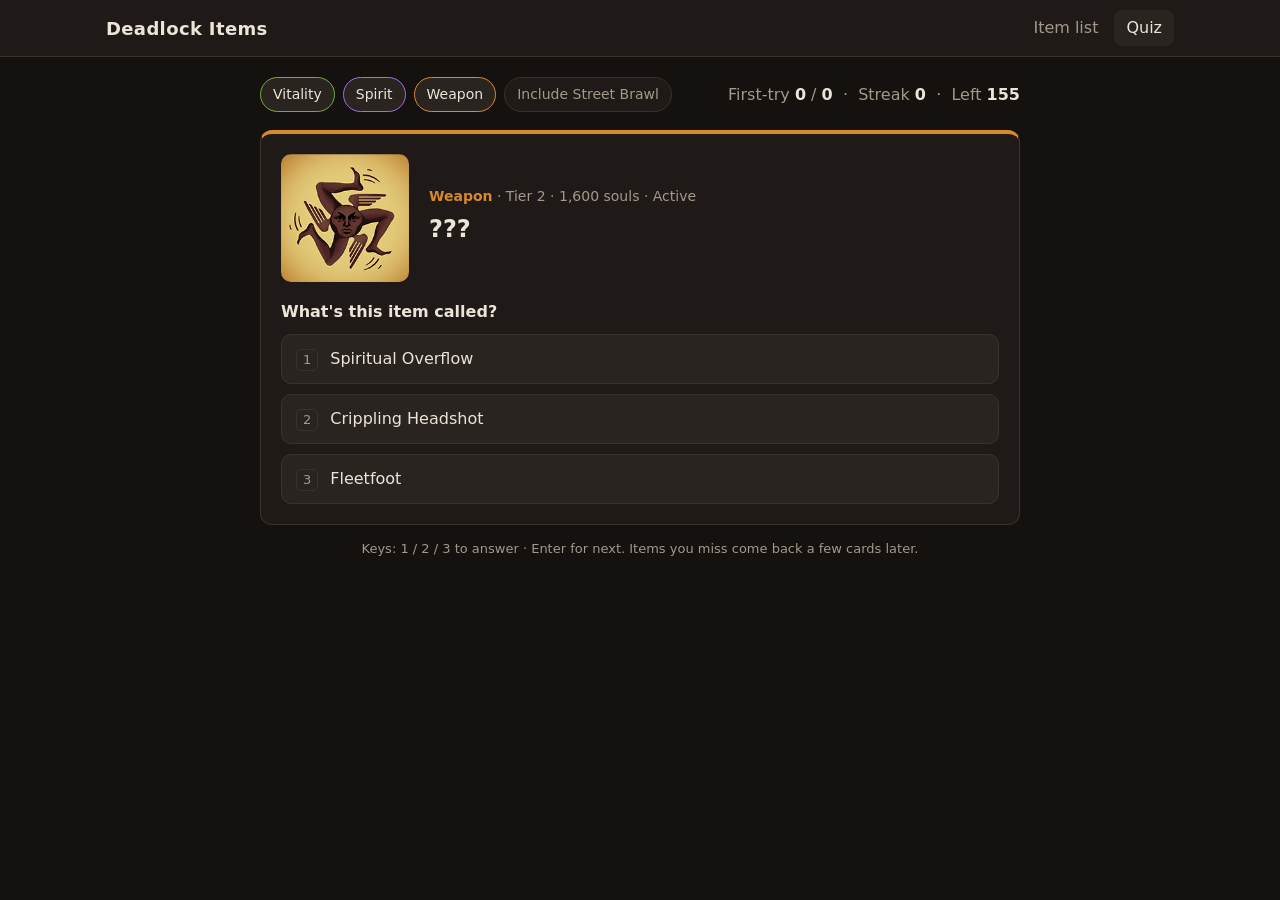
<file: site/index.html>
<!doctype html>
<html lang="en">
<head>
<meta charset="utf-8">
<meta name="viewport" content="width=device-width, initial-scale=1">
<title>Deadlock Item Quiz</title>
<link rel="stylesheet" href="common.css">
<style>
  .quiz { max-width: 760px; margin: 0 auto; }
  .score { color: var(--muted); font-variant-numeric: tabular-nums; }
  .score b { color: var(--text); }

  .card { background: var(--panel); border: 1px solid var(--border); border-top: 4px solid var(--accent); border-radius: 12px; padding: 20px; }
  .card.weapon { --accent: var(--weapon); }
  .card.vitality { --accent: var(--vitality); }
  .card.spirit { --accent: var(--spirit); }

  .top { display: flex; gap: 20px; align-items: center; margin-bottom: 18px; }
  .icon { width: 128px; height: 128px; border-radius: 10px; flex: none; background: var(--panel-2); }
  .meta { color: var(--muted); font-size: 14px; }
  .meta .cat { color: var(--accent); font-weight: 600; text-transform: capitalize; }
  .item-name { font-size: 24px; font-weight: 700; margin: 4px 0; min-height: 36px; }
  .prompt { font-weight: 600; margin: 0 0 10px; }

  .choices { display: grid; gap: 10px; }
  .choice {
    display: flex; gap: 12px; align-items: flex-start; text-align: left;
    background: var(--panel-2); color: var(--text); border: 1px solid var(--border);
    border-radius: 10px; padding: 12px 14px; cursor: pointer; font: inherit; white-space: pre-line;
  }
  .choice:hover:not(:disabled) { border-color: var(--accent); }
  .choice:disabled { cursor: default; }
  .choice .key { flex: none; color: var(--muted); font-size: 13px; border: 1px solid var(--border); border-radius: 5px; padding: 0 6px; margin-top: 2px; }
  .choice.wrong { border-color: var(--bad); opacity: .55; text-decoration: line-through; text-decoration-color: var(--bad); }
  .choice.right { border-color: var(--good); background: color-mix(in srgb, var(--good) 15%, var(--panel-2)); }
  .choice.desc { font-size: 14px; }

  .reveal { margin-top: 18px; padding-top: 16px; border-top: 1px solid var(--border); }
  .stats { display: flex; flex-wrap: wrap; gap: 6px; margin: 10px 0 0; padding: 0; list-style: none; }
  .stats li { background: var(--panel-2); border: 1px solid var(--border); border-radius: 6px; padding: 2px 8px; font-size: 13px; }
  .stats b { color: var(--accent); }
  .full-desc { white-space: pre-line; font-size: 15px; }
  .actions { display: flex; justify-content: space-between; align-items: center; margin-top: 16px; gap: 12px; }
  .feedback { color: var(--muted); font-size: 14px; }
  .next {
    background: var(--accent); color: #14110f; border: 0; border-radius: 8px; padding: 10px 18px;
    font: inherit; font-weight: 700; cursor: pointer;
  }
  .hint { color: var(--muted); font-size: 13px; margin-top: 14px; text-align: center; }

  @media (max-width: 520px) {
    .top { flex-direction: column; align-items: flex-start; }
    .icon { width: 96px; height: 96px; }
  }
</style>
</head>
<body>
<header class="topbar">
  <div class="bar">
    <h1><a href="items.html">Deadlock Items</a></h1>
    <nav><a href="items.html">Item list</a><a href="index.html" aria-current="page">Quiz</a></nav>
  </div>
</header>
<main>
<div class="quiz">
  <div class="toolbar">
    <div class="filters" id="filters">
      <button class="chip" data-cat="vitality" aria-pressed="true">Vitality</button>
      <button class="chip" data-cat="spirit" aria-pressed="true">Spirit</button>
      <button class="chip" data-cat="weapon" aria-pressed="true">Weapon</button>
      <button class="chip" data-brawl aria-pressed="false">Include Street Brawl</button>
    </div>
    <div class="score">First-try <b id="first">0</b> / <b id="seen">0</b> &nbsp;·&nbsp; Streak <b id="streak">0</b> &nbsp;·&nbsp; Left <b id="left">0</b></div>
  </div>

  <section class="card" id="card" hidden>
    <div class="top">
      <img class="icon" id="icon" alt="Item icon">
      <div>
        <div class="meta"><span class="cat" id="cat"></span> · Tier <span id="tier"></span> · <span id="cost"></span> souls<span id="active"></span></div>
        <div class="item-name" id="name">???</div>
      </div>
    </div>

    <p class="prompt" id="prompt"></p>
    <div class="choices" id="choices"></div>

    <div class="reveal" id="reveal" hidden>
      <div class="full-desc" id="fullDesc"></div>
      <ul class="stats" id="stats"></ul>
      <div class="actions">
        <span class="feedback" id="feedback"></span>
        <button class="next" id="next">Next →</button>
      </div>
    </div>
  </section>

  <div class="error" id="error" hidden></div>
  <p class="hint">Keys: 1 / 2 / 3 to answer · Enter for next. Items you miss come back a few cards later.</p>
</div>
</main>

<script>
const $ = (id) => document.getElementById(id);
const shuffle = (a) => { for (let i = a.length - 1; i > 0; i--) { const j = Math.floor(Math.random() * (i + 1)); [a[i], a[j]] = [a[j], a[i]]; } return a; };
const escapeRe = (s) => s.replace(/[.*+?^${}()|[\]\\]/g, "\\$&");

let all = [];
let pool = [];
let queue = [];
let current = null;
let step = "name";       // "name" | "desc" | "done"
let missed = false;      // any wrong answer on the current item
let stats = { seen: 0, first: 0, streak: 0 };

const filters = { cats: new Set(["weapon", "vitality", "spirit"]), brawl: false };

// Stat-only items have no description text; use their stat line instead.
function descOf(item) {
  if (item.description) return item.description.replace(new RegExp(escapeRe(item.name), "gi"), "this item");
  return item.stats.map((s) => `${s.value} ${s.label}`).join(" · ");
}

function rebuildPool() {
  pool = all.filter((i) => filters.cats.has(i.category) && (filters.brawl || i.mode === "standard"));
  queue = shuffle([...pool]);
  next();
}

function pickDistractors(item, keyFn) {
  const sameCat = pool.filter((i) => i.category === item.category && i.id !== item.id);
  const fallback = all.filter((i) => i.category === item.category && i.id !== item.id);
  const used = new Set([keyFn(item)]);
  const out = [];
  for (const candidate of [...shuffle(sameCat), ...shuffle(fallback)]) {
    const k = keyFn(candidate);
    if (used.has(k)) continue;
    used.add(k);
    out.push(candidate);
    if (out.length === 2) break;
  }
  return out;
}

function renderChoices(options, labelFn, correctId, isDesc) {
  const box = $("choices");
  box.innerHTML = "";
  options.forEach((opt, idx) => {
    const b = document.createElement("button");
    b.className = "choice" + (isDesc ? " desc" : "");
    b.dataset.id = opt.id;
    b.innerHTML = `<span class="key">${idx + 1}</span><span></span>`;
    b.lastChild.textContent = labelFn(opt);
    b.addEventListener("click", () => answer(b, opt.id === correctId));
    box.appendChild(b);
  });
}

function answer(btn, correct) {
  if (btn.disabled || step === "done") return;
  if (!correct) {
    btn.classList.add("wrong");
    btn.disabled = true;
    missed = true;
    return;
  }
  btn.classList.add("right");
  document.querySelectorAll(".choice").forEach((b) => (b.disabled = true));
  if (step === "name") {
    $("name").textContent = current.name;
    setTimeout(askDescription, 450);
  } else {
    finish();
  }
}

function askDescription() {
  step = "desc";
  $("prompt").textContent = "Which description matches?";
  const options = shuffle([current, ...pickDistractors(current, descOf)]);
  renderChoices(options, descOf, current.id, true);
}

function finish() {
  step = "done";
  stats.seen++;
  if (missed) {
    stats.streak = 0;
    // Bring missed items back 3–6 cards later.
    const at = Math.min(queue.length, 3 + Math.floor(Math.random() * 4));
    queue.splice(at, 0, current);
  } else {
    stats.first++;
    stats.streak++;
  }
  $("feedback").textContent = missed ? "Missed one — this item will come back soon." : "Clean! Both right on the first try.";
  $("fullDesc").textContent = current.description || "Stat-only item (no description in game).";
  $("stats").innerHTML = "";
  current.stats.forEach((s) => {
    const li = document.createElement("li");
    li.innerHTML = "<b></b> ";
    li.firstChild.textContent = s.value;
    li.append(s.label);
    $("stats").appendChild(li);
  });
  $("reveal").hidden = false;
  updateScore();
  $("next").focus();
}

function updateScore() {
  $("first").textContent = stats.first;
  $("seen").textContent = stats.seen;
  $("streak").textContent = stats.streak;
  $("left").textContent = queue.length;
}

function next() {
  if (!pool.length) {
    $("card").hidden = true;
    showError("No items match these filters — turn a category back on.");
    return;
  }
  $("error").hidden = true;
  if (!queue.length) queue = shuffle([...pool]);
  current = queue.shift();
  step = "name";
  missed = false;

  const card = $("card");
  card.hidden = false;
  card.className = "card " + current.category;
  $("icon").src = current.icon;
  $("cat").textContent = current.category;
  $("tier").textContent = current.tier;
  $("cost").textContent = current.cost.toLocaleString();
  $("active").textContent = current.active ? " · Active" : "";
  $("name").textContent = "???";
  $("reveal").hidden = true;
  $("prompt").textContent = "What's this item called?";
  const options = shuffle([current, ...pickDistractors(current, (i) => i.name)]);
  renderChoices(options, (i) => i.name, current.id, false);
  updateScore();
}

function showError(msg) {
  $("error").textContent = msg;
  $("error").hidden = false;
}

$("next").addEventListener("click", next);

$("filters").addEventListener("click", (e) => {
  const chip = e.target.closest(".chip");
  if (!chip) return;
  const on = chip.getAttribute("aria-pressed") !== "true";
  chip.setAttribute("aria-pressed", String(on));
  if (chip.dataset.cat) on ? filters.cats.add(chip.dataset.cat) : filters.cats.delete(chip.dataset.cat);
  else filters.brawl = on;
  rebuildPool();
});

document.addEventListener("keydown", (e) => {
  if (e.ctrlKey || e.metaKey || e.altKey) return;
  if (step === "done" && (e.key === "Enter" || e.key === " ")) { e.preventDefault(); next(); return; }
  const n = Number(e.key);
  if (n >= 1 && n <= 3) {
    const btn = document.querySelectorAll(".choice")[n - 1];
    if (btn) btn.click();
  }
});

fetch("items.json")
  .then((r) => { if (!r.ok) throw new Error(r.status); return r.json(); })
  .then((items) => {
    all = items.filter((i) => i.icon);
    all.forEach((i) => (i.icon = encodeURI(i.icon)));
    rebuildPool();
  })
  .catch(() => showError("Couldn't load items.json. Serve this folder over HTTP (e.g. `python3 -m http.server 8000`) instead of opening the file directly."));
</script>
</body>
</html>
</file>
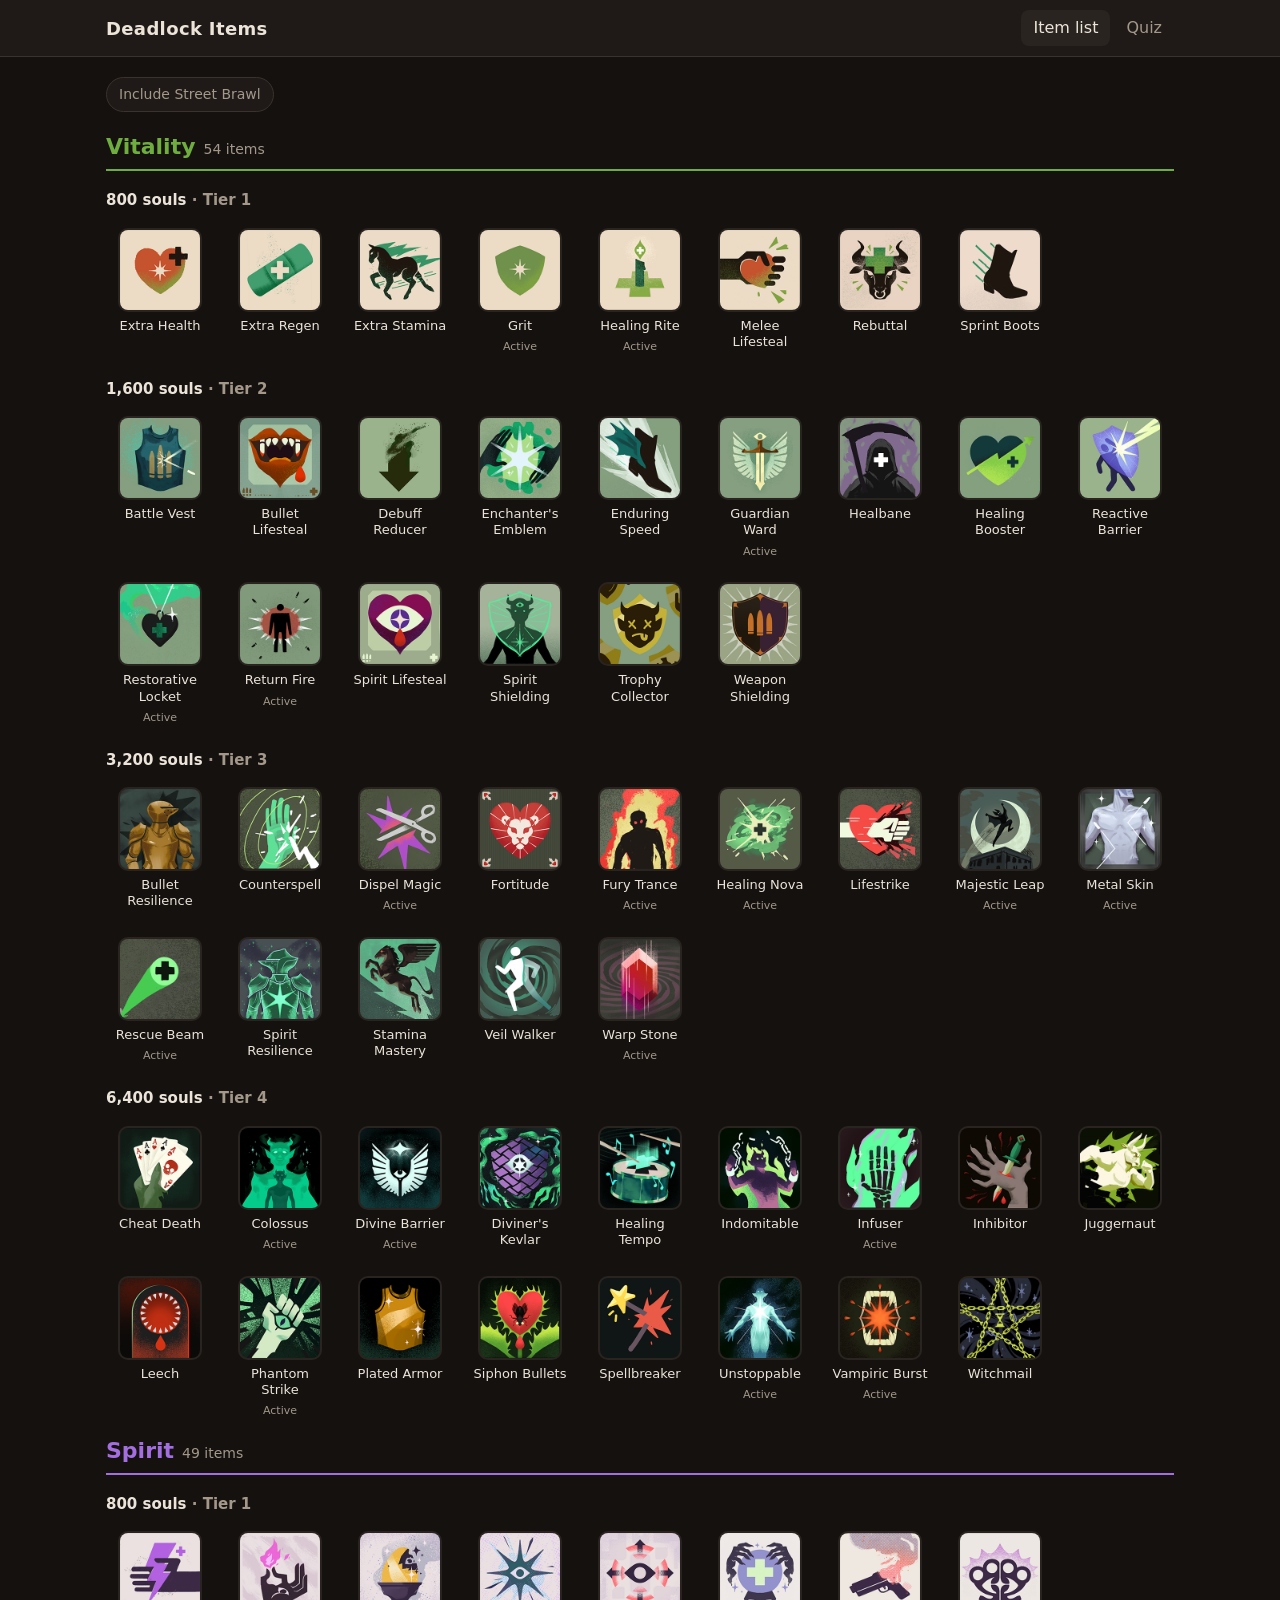
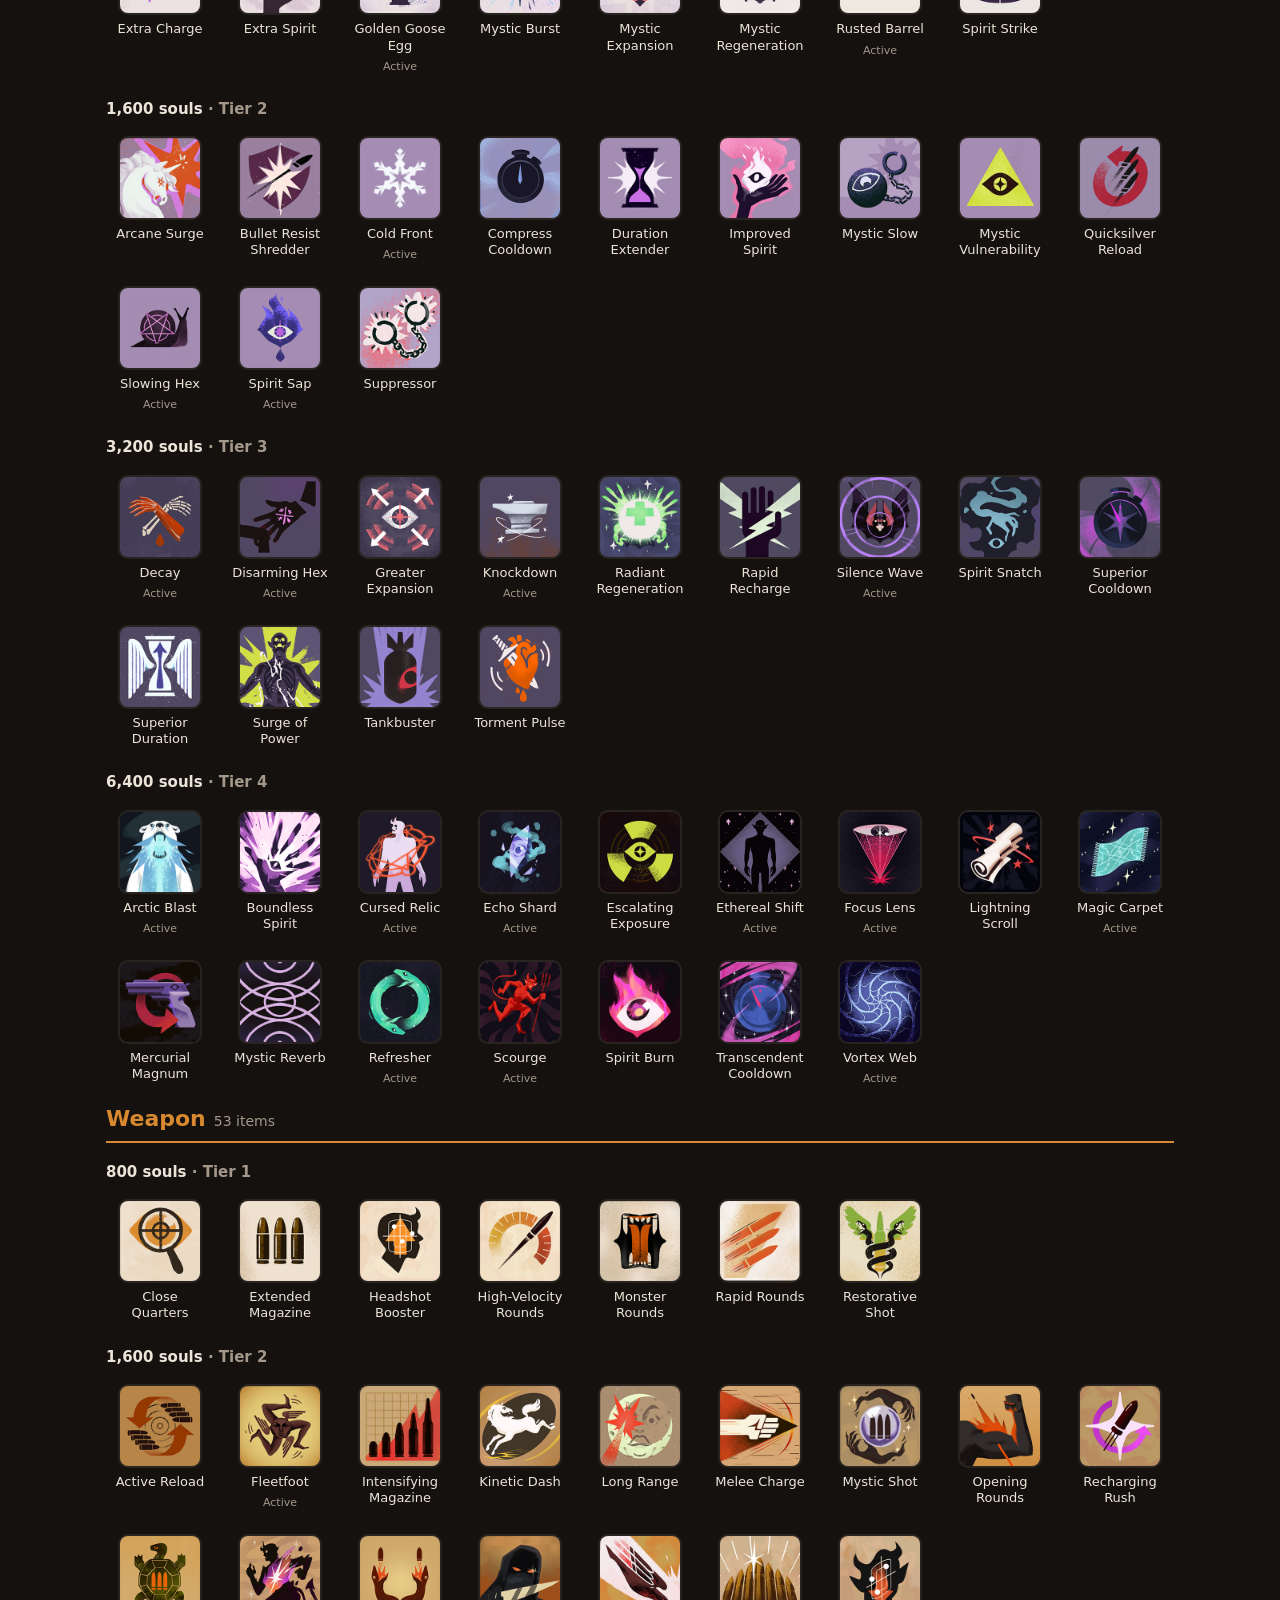
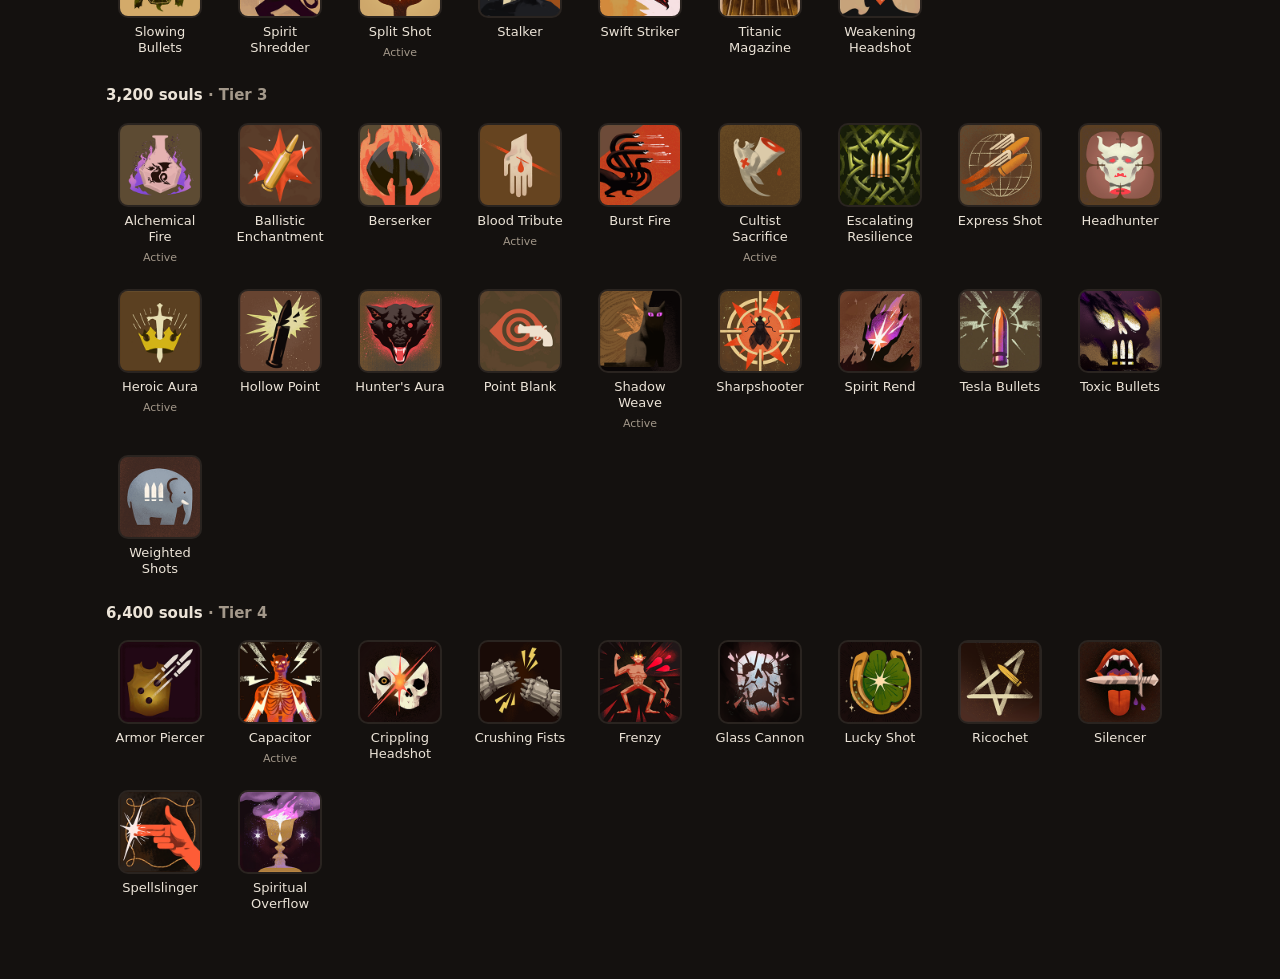
<file: site/items.html>
<!doctype html>
<html lang="en">
<head>
<meta charset="utf-8">
<meta name="viewport" content="width=device-width, initial-scale=1">
<title>Deadlock Item List</title>
<link rel="stylesheet" href="common.css">
<style>

  .category { margin-top: 10px; --accent: var(--cat); }
  .category.weapon { --cat: var(--weapon); }
  .category.vitality { --cat: var(--vitality); }
  .category.spirit { --cat: var(--spirit); }
  .category > h2 {
    font-size: 22px; margin: 0 0 4px; color: var(--cat);
    border-bottom: 2px solid var(--cat); padding-bottom: 6px;
  }
  .category > h2 small { color: var(--muted); font-size: 14px; font-weight: 400; margin-left: 8px; }
  .tier h3 { font-size: 15px; color: var(--muted); font-weight: 600; margin: 18px 0 10px; }
  .tier h3 b { color: var(--text); }

  .grid { display: grid; grid-template-columns: repeat(auto-fill, minmax(104px, 1fr)); gap: 12px; }
  .tile {
    display: flex; flex-direction: column; align-items: center; gap: 6px;
    background: none; border: 0; padding: 6px; border-radius: 10px;
    color: var(--text); font: inherit; cursor: pointer; text-align: center;
  }
  .tile:hover, .tile:focus-visible { background: var(--panel); outline: none; }
  .tile img {
    width: 84px; height: 84px; border-radius: 10px; background: var(--panel-2);
    border: 2px solid transparent; transition: border-color .12s, transform .12s;
  }
  .tile:hover img, .tile:focus-visible img { border-color: var(--cat); transform: translateY(-2px); }
  .tile span { font-size: 13px; line-height: 1.25; }
  .tile .badge { font-size: 11px; color: var(--muted); }

  dialog {
    background: var(--panel); color: var(--text); border: 1px solid var(--border);
    border-top: 4px solid var(--cat, var(--text)); border-radius: 12px;
    padding: 20px; width: min(560px, calc(100vw - 32px)); max-height: calc(100vh - 48px);
  }
  dialog.weapon { --cat: var(--weapon); }
  dialog.vitality { --cat: var(--vitality); }
  dialog.spirit { --cat: var(--spirit); }
  dialog::backdrop { background: rgb(0 0 0 / .65); }
  .d-top { display: flex; gap: 16px; align-items: center; margin-bottom: 14px; }
  .d-top img { width: 112px; height: 112px; border-radius: 10px; flex: none; }
  .d-name { font-size: 22px; font-weight: 700; margin: 0; }
  .d-meta { color: var(--muted); font-size: 14px; }
  .d-meta .cat { color: var(--cat); font-weight: 600; text-transform: capitalize; }
  .d-desc { font-size: 15px; }
  .d-desc .highlight { color: var(--cat); font-weight: 600; }
  .d-desc .diminish { color: var(--muted); font-size: 14px; }
  .d-stats { display: flex; flex-wrap: wrap; gap: 6px; margin: 14px 0 0; padding: 0; list-style: none; }
  .d-stats li { background: var(--panel-2); border: 1px solid var(--border); border-radius: 6px; padding: 2px 8px; font-size: 13px; }
  .d-stats b { color: var(--cat); }
  .close {
    position: absolute; top: 10px; right: 12px; background: none; border: 0;
    color: var(--muted); font-size: 22px; cursor: pointer; line-height: 1;
  }
  .close:hover { color: var(--text); }

  @media (max-width: 520px) {
    .grid { grid-template-columns: repeat(auto-fill, minmax(84px, 1fr)); gap: 8px; }
    .tile img { width: 68px; height: 68px; }
    .d-top img { width: 80px; height: 80px; }
  }
</style>
</head>
<body>
<header class="topbar">
  <div class="bar">
    <h1><a href="items.html">Deadlock Items</a></h1>
    <nav><a href="items.html" aria-current="page">Item list</a><a href="index.html">Quiz</a></nav>
  </div>
</header>
<main>
  <div class="toolbar">
    <div class="filters">
      <button class="chip" id="brawl" aria-pressed="false">Include Street Brawl</button>
    </div>
  </div>

  <div id="list"></div>
  <div class="error" id="error" hidden></div>
</main>

<dialog id="detail">
  <button class="close" id="close" aria-label="Close">×</button>
  <div class="d-top">
    <img id="d-icon" alt="">
    <div>
      <p class="d-name" id="d-name"></p>
      <div class="d-meta" id="d-meta"></div>
    </div>
  </div>
  <div class="d-desc" id="d-desc"></div>
  <ul class="d-stats" id="d-stats"></ul>
</dialog>

<script>
const $ = (id) => document.getElementById(id);
const CATEGORIES = [
  ["vitality", "Vitality"],
  ["spirit", "Spirit"],
  ["weapon", "Weapon"],
];

let all = [];
let showBrawl = false;

// description_html comes from the game's own localization files; keep only the
// tags it uses (<span class="highlight|diminish"> and <br>) and escape the rest.
function safeDescHtml(html) {
  const tmp = document.createElement("div");
  tmp.textContent = html;
  return tmp.innerHTML
    .replace(/&lt;br\s*\/?&gt;/g, "<br>")
    .replace(/&lt;span class="(highlight|diminish)"&gt;/g, '<span class="$1">')
    .replace(/&lt;\/span&gt;/g, "</span>");
}

function render() {
  const list = $("list");
  list.innerHTML = "";
  const items = all.filter((i) => showBrawl || i.mode === "standard");

  for (const [cat, label] of CATEGORIES) {
    const inCat = items.filter((i) => i.category === cat);
    if (!inCat.length) continue;

    const section = document.createElement("section");
    section.className = `category ${cat}`;
    section.innerHTML = `<h2>${label}<small>${inCat.length} items</small></h2>`;

    const costs = [...new Set(inCat.map((i) => i.cost))].sort((a, b) => a - b);
    for (const cost of costs) {
      const group = inCat
        .filter((i) => i.cost === cost)
        .sort((a, b) => a.name.localeCompare(b.name));
      const tier = document.createElement("div");
      tier.className = "tier";
      tier.innerHTML = `<h3><b>${cost.toLocaleString()} souls</b> · Tier ${group[0].tier}</h3>`;
      const grid = document.createElement("div");
      grid.className = "grid";
      for (const item of group) grid.appendChild(tile(item));
      tier.appendChild(grid);
      section.appendChild(tier);
    }
    list.appendChild(section);
  }
}

function tile(item) {
  const b = document.createElement("button");
  b.className = "tile";
  b.title = item.name;
  const img = document.createElement("img");
  img.src = item.icon;
  img.alt = "";
  img.loading = "lazy";
  const name = document.createElement("span");
  name.textContent = item.name;
  b.append(img, name);
  if (item.active || item.mode !== "standard") {
    const badge = document.createElement("span");
    badge.className = "badge";
    badge.textContent = [item.active && "Active", item.mode !== "standard" && "Street Brawl"].filter(Boolean).join(" · ");
    b.appendChild(badge);
  }
  b.addEventListener("click", () => openDetail(item));
  return b;
}

function openDetail(item) {
  const d = $("detail");
  d.className = item.category;
  $("d-icon").src = item.icon;
  $("d-name").textContent = item.name;
  $("d-meta").innerHTML = "";
  const cat = document.createElement("span");
  cat.className = "cat";
  cat.textContent = item.category;
  $("d-meta").append(
    cat,
    ` · Tier ${item.tier} · ${item.cost.toLocaleString()} souls` +
      (item.active ? " · Active" : "") +
      (item.mode !== "standard" ? " · Street Brawl" : "")
  );
  $("d-desc").innerHTML = item.description_html
    ? safeDescHtml(item.description_html)
    : '<span class="diminish">Stat-only item (no description in game).</span>';
  $("d-stats").innerHTML = "";
  for (const s of item.stats) {
    const li = document.createElement("li");
    const b = document.createElement("b");
    b.textContent = s.value;
    li.append(b, " " + s.label);
    $("d-stats").appendChild(li);
  }
  d.showModal();
}

$("close").addEventListener("click", () => $("detail").close());
// Click on the backdrop (outside the dialog box) closes it.
$("detail").addEventListener("click", (e) => {
  const r = e.currentTarget.getBoundingClientRect();
  if (e.clientX < r.left || e.clientX > r.right || e.clientY < r.top || e.clientY > r.bottom) e.currentTarget.close();
});

$("brawl").addEventListener("click", (e) => {
  showBrawl = !showBrawl;
  e.currentTarget.setAttribute("aria-pressed", String(showBrawl));
  render();
});

fetch("items.json")
  .then((r) => { if (!r.ok) throw new Error(r.status); return r.json(); })
  .then((items) => {
    all = items.filter((i) => i.icon);
    all.forEach((i) => (i.icon = encodeURI(i.icon)));
    render();
  })
  .catch(() => {
    $("error").textContent = "Couldn't load items.json. Serve this folder over HTTP (e.g. `python3 -m http.server 8765`) instead of opening the file directly.";
    $("error").hidden = false;
  });
</script>
</body>
</html>
</file>
<file: site/common.css>
/* Shared by index.html (quiz) and items.html (item list). */
:root {
  --bg: #14110f;
  --panel: #1f1a17;
  --panel-2: #2a2420;
  --text: #ece4d8;
  --muted: #a3988a;
  --border: #3a322c;
  --good: #4caf6a;
  --bad: #d0504a;
  --weapon: #d8892f;
  --vitality: #6fae3e;
  --spirit: #a36ee0;
  --page-width: 1100px;
}
* { box-sizing: border-box; }
body {
  margin: 0;
  background: var(--bg);
  color: var(--text);
  font: 16px/1.5 system-ui, -apple-system, "Segoe UI", sans-serif;
}
main { max-width: var(--page-width); margin: 0 auto; padding: 20px 16px 60px; }
[hidden] { display: none !important; }

/* Top bar: identical markup and position on every page. */
.topbar { background: var(--panel); border-bottom: 1px solid var(--border); position: sticky; top: 0; z-index: 10; }
.topbar .bar {
  max-width: var(--page-width); margin: 0 auto; padding: 0 16px; height: 56px;
  display: flex; align-items: center; justify-content: space-between; gap: 12px;
}
.topbar h1 { font-size: 18px; margin: 0; letter-spacing: .02em; white-space: nowrap; }
.topbar h1 a { color: var(--text); text-decoration: none; }
.topbar nav { display: flex; gap: 4px; }
.topbar nav a {
  color: var(--muted); text-decoration: none; padding: 6px 12px; border-radius: 8px; white-space: nowrap;
}
.topbar nav a:hover { color: var(--text); background: var(--panel-2); }
.topbar nav a[aria-current] { color: var(--text); background: var(--panel-2); }

.toolbar { display: flex; flex-wrap: wrap; gap: 8px 16px; align-items: center; justify-content: space-between; margin-bottom: 18px; }
.filters { display: flex; flex-wrap: wrap; gap: 8px; }
.chip {
  border: 1px solid var(--border); background: var(--panel); color: var(--muted);
  padding: 6px 12px; border-radius: 999px; cursor: pointer; font: inherit; font-size: 14px;
}
.chip[aria-pressed="true"] { color: var(--text); background: var(--panel-2); border-color: var(--chip, var(--text)); }
.chip[data-cat="weapon"] { --chip: var(--weapon); }
.chip[data-cat="vitality"] { --chip: var(--vitality); }
.chip[data-cat="spirit"] { --chip: var(--spirit); }

.error { background: var(--panel); border: 1px solid var(--bad); border-radius: 10px; padding: 16px; margin-top: 16px; }
</file>
